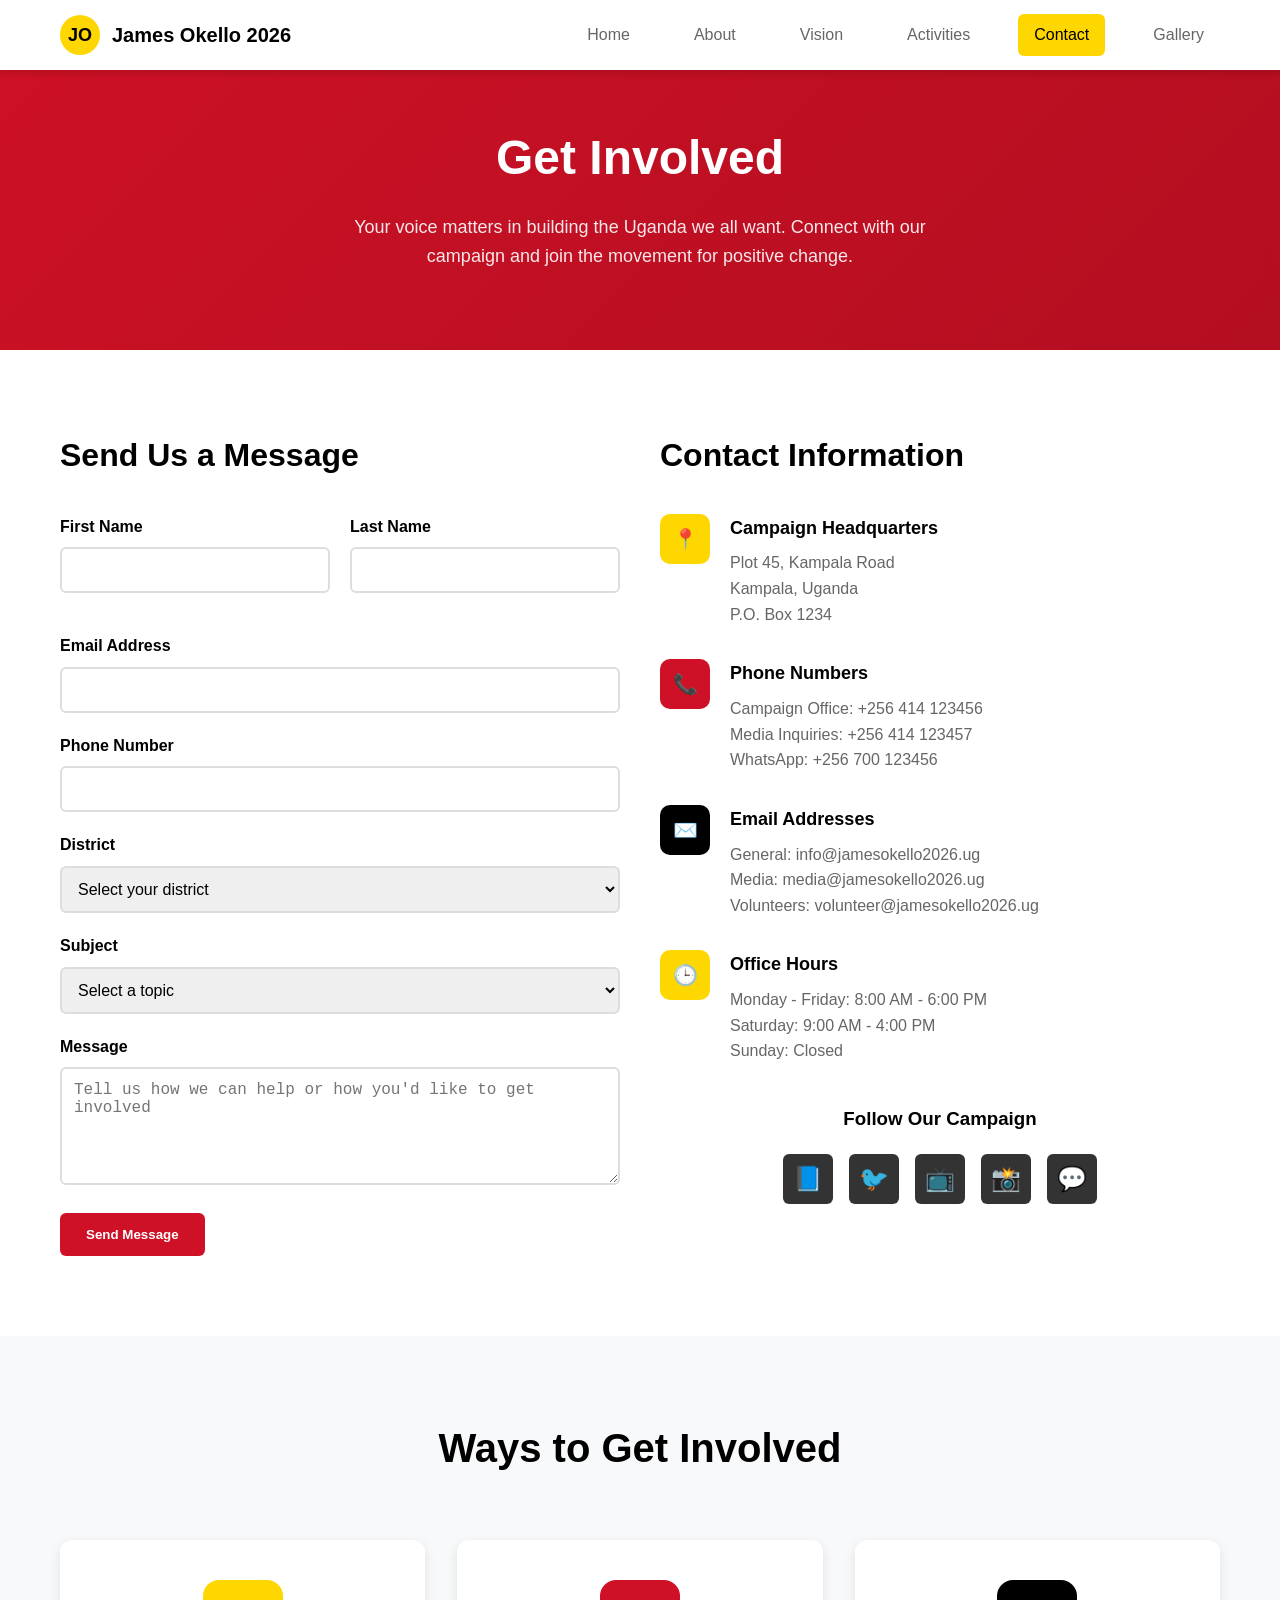
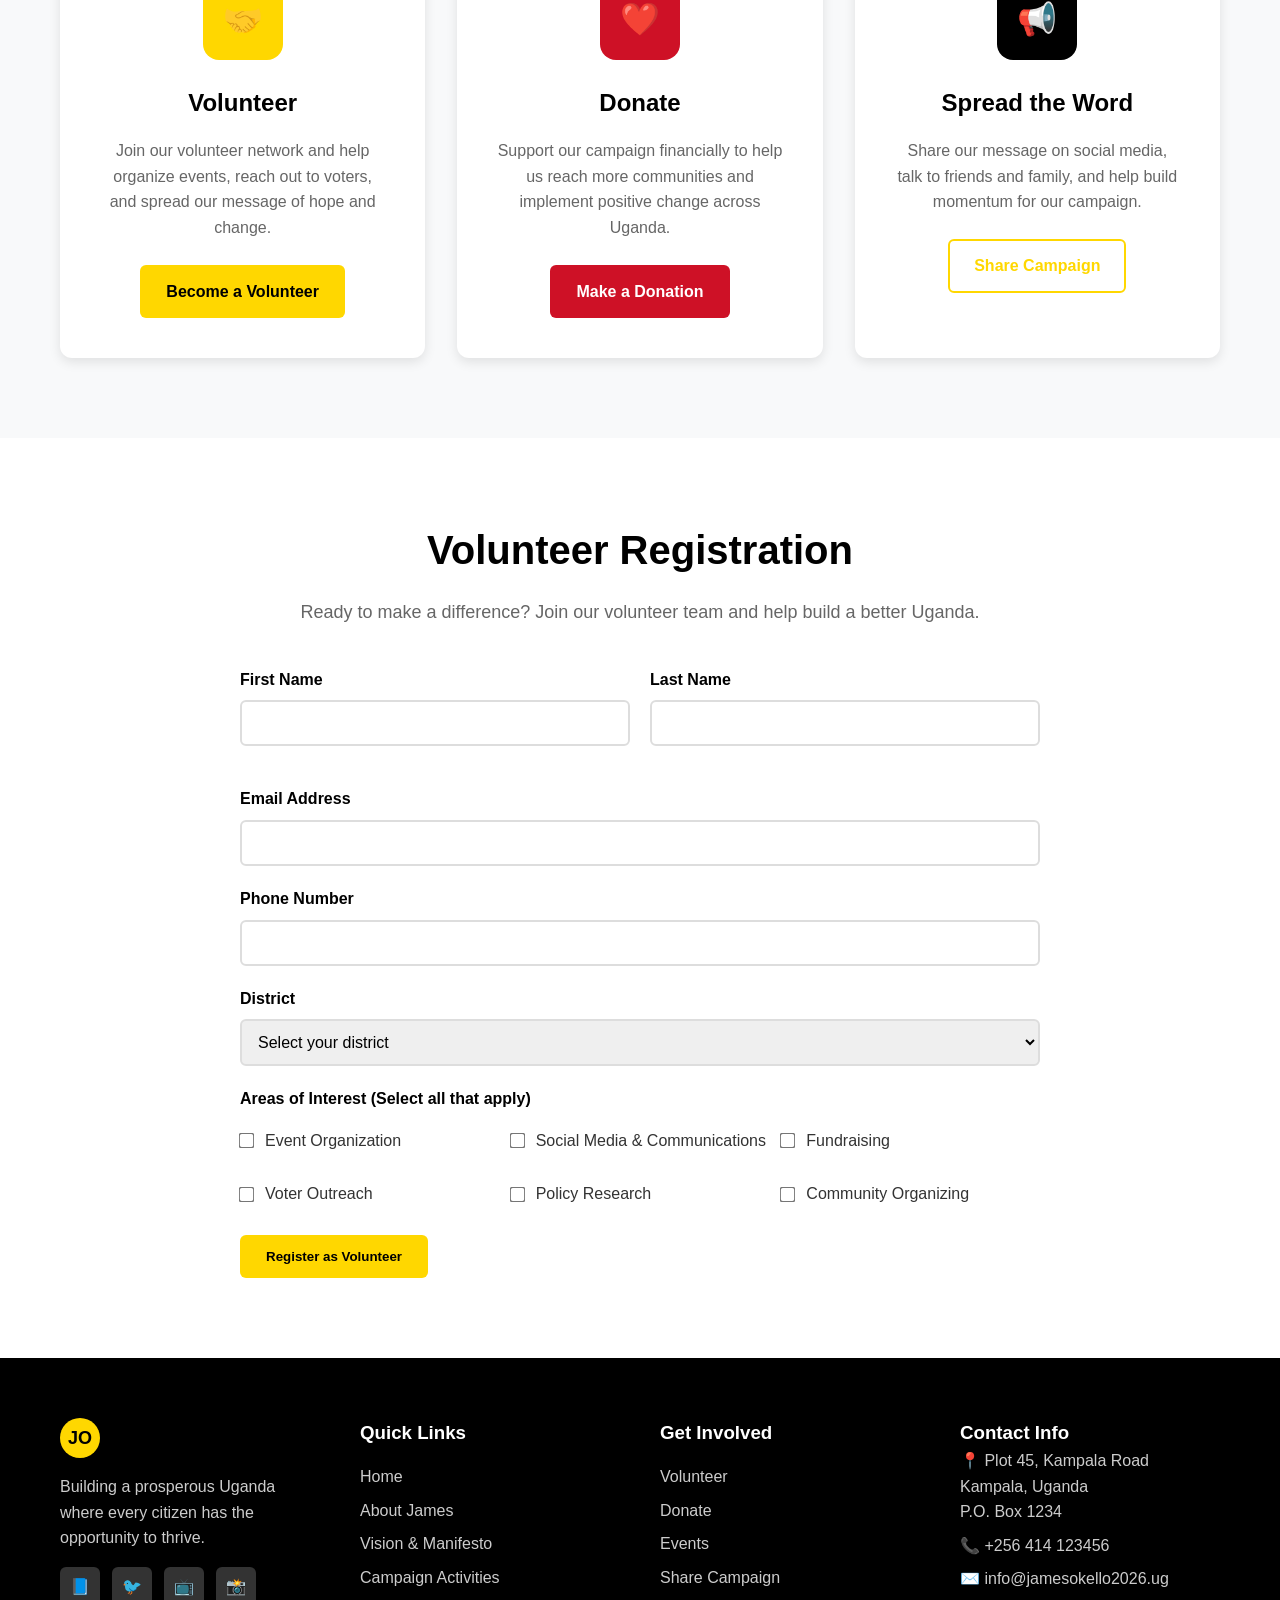
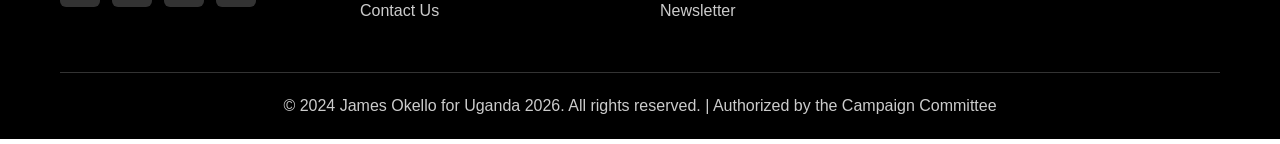
<file: contact.html>
<!DOCTYPE html>
<html lang="en">
<head>
    <meta charset="UTF-8">
    <meta name="viewport" content="width=device-width, initial-scale=1.0">
    <title>Contact & Get Involved | James Okello 2026 - Presidential Campaign Uganda</title>
    <meta name="description" content="Contact James Okello's campaign team. Get involved as a volunteer, make donations, or send us your questions. Multiple ways to support our movement for change.">
    <meta property="og:title" content="Contact & Get Involved - James Okello 2026">
    <meta property="og:description" content="Join our campaign movement. Contact us to volunteer, donate, or ask questions about James Okello's presidential campaign.">
    <link rel="stylesheet" href="styles.css">
</head>
<body>
    <!-- Navigation -->
    <nav class="navbar">
        <div class="nav-container">
            <div class="nav-brand">
                <a href="index.html" class="brand-link">
                    <div class="brand-logo">JO</div>
                    <span class="brand-text">James Okello 2026</span>
                </a>
            </div>
            
            <div class="nav-menu" id="nav-menu">
                <a href="index.html" class="nav-link">Home</a>
                <a href="about.html" class="nav-link">About</a>
                <a href="vision.html" class="nav-link">Vision</a>
                <a href="activities.html" class="nav-link">Activities</a>
                <a href="contact.html" class="nav-link active">Contact</a>
                <a href="gallery.html" class="nav-link">Gallery</a>
            </div>
            
            <div class="nav-toggle" id="nav-toggle">
                <span class="bar"></span>
                <span class="bar"></span>
                <span class="bar"></span>
            </div>
        </div>
    </nav>

    <main>
        <!-- Hero Section -->
        <section class="page-hero">
            <div class="container">
                <h1>Get Involved</h1>
                <p>Your voice matters in building the Uganda we all want. Connect with our campaign and join the movement for positive change.</p>
            </div>
        </section>

        <!-- Contact Methods -->
        <section class="contact-section">
            <div class="container">
                <div class="grid-2">
                    <!-- Contact Form -->
                    <div class="contact-form-container">
                        <h2>Send Us a Message</h2>
                        <form id="contact-form" class="contact-form">
                            <div class="form-row">
                                <div class="form-group">
                                    <label for="firstName" class="form-label">First Name</label>
                                    <input type="text" id="firstName" name="firstName" class="form-input" required>
                                </div>
                                <div class="form-group">
                                    <label for="lastName" class="form-label">Last Name</label>
                                    <input type="text" id="lastName" name="lastName" class="form-input" required>
                                </div>
                            </div>
                            
                            <div class="form-group">
                                <label for="email" class="form-label">Email Address</label>
                                <input type="email" id="email" name="email" class="form-input" required>
                            </div>
                            
                            <div class="form-group">
                                <label for="phone" class="form-label">Phone Number</label>
                                <input type="tel" id="phone" name="phone" class="form-input">
                            </div>
                            
                            <div class="form-group">
                                <label for="district" class="form-label">District</label>
                                <select id="district" name="district" class="form-select">
                                    <option value="">Select your district</option>
                                    <option value="kampala">Kampala</option>
                                    <option value="gulu">Gulu</option>
                                    <option value="mbarara">Mbarara</option>
                                    <option value="jinja">Jinja</option>
                                    <option value="lira">Lira</option>
                                    <option value="fort-portal">Fort Portal</option>
                                    <option value="other">Other</option>
                                </select>
                            </div>
                            
                            <div class="form-group">
                                <label for="subject" class="form-label">Subject</label>
                                <select id="subject" name="subject" class="form-select" required>
                                    <option value="">Select a topic</option>
                                    <option value="volunteer">Volunteer Opportunities</option>
                                    <option value="donation">Make a Donation</option>
                                    <option value="policy">Policy Questions</option>
                                    <option value="event">Event Inquiry</option>
                                    <option value="media">Media Request</option>
                                    <option value="general">General Question</option>
                                </select>
                            </div>
                            
                            <div class="form-group">
                                <label for="message" class="form-label">Message</label>
                                <textarea id="message" name="message" rows="5" class="form-textarea" placeholder="Tell us how we can help or how you'd like to get involved" required></textarea>
                            </div>
                            
                            <button type="submit" class="btn btn-red">Send Message</button>
                        </form>
                    </div>

                    <!-- Contact Information -->
                    <div class="contact-info-container">
                        <h2>Contact Information</h2>
                        
                        <div class="contact-methods">
                            <div class="contact-method">
                                <div class="contact-icon bg-yellow">📍</div>
                                <div class="contact-details">
                                    <h3>Campaign Headquarters</h3>
                                    <p>Plot 45, Kampala Road<br>Kampala, Uganda<br>P.O. Box 1234</p>
                                </div>
                            </div>

                            <div class="contact-method">
                                <div class="contact-icon bg-red">📞</div>
                                <div class="contact-details">
                                    <h3>Phone Numbers</h3>
                                    <p>Campaign Office: +256 414 123456<br>Media Inquiries: +256 414 123457<br>WhatsApp: +256 700 123456</p>
                                </div>
                            </div>

                            <div class="contact-method">
                                <div class="contact-icon bg-black">✉️</div>
                                <div class="contact-details">
                                    <h3>Email Addresses</h3>
                                    <p>General: info@jamesokello2026.ug<br>Media: media@jamesokello2026.ug<br>Volunteers: volunteer@jamesokello2026.ug</p>
                                </div>
                            </div>

                            <div class="contact-method">
                                <div class="contact-icon bg-yellow">🕒</div>
                                <div class="contact-details">
                                    <h3>Office Hours</h3>
                                    <p>Monday - Friday: 8:00 AM - 6:00 PM<br>Saturday: 9:00 AM - 4:00 PM<br>Sunday: Closed</p>
                                </div>
                            </div>
                        </div>

                        <!-- Social Media -->
                        <div class="social-section">
                            <h3>Follow Our Campaign</h3>
                            <div class="social-links large">
                                <a href="#" class="social-link facebook">📘</a>
                                <a href="#" class="social-link twitter">🐦</a>
                                <a href="#" class="social-link youtube">📺</a>
                                <a href="#" class="social-link instagram">📸</a>
                                <a href="#" class="social-link whatsapp">💬</a>
                            </div>
                        </div>
                    </div>
                </div>
            </div>
        </section>

        <!-- Ways to Get Involved -->
        <section class="involvement-section">
            <div class="container">
                <h2 class="section-title">Ways to Get Involved</h2>
                
                <div class="involvement-grid">
                    <div class="involvement-card">
                        <div class="involvement-icon bg-yellow">🤝</div>
                        <h3>Volunteer</h3>
                        <p>Join our volunteer network and help organize events, reach out to voters, and spread our message of hope and change.</p>
                        <a href="#volunteer-form" class="btn btn-primary">Become a Volunteer</a>
                    </div>

                    <div class="involvement-card">
                        <div class="involvement-icon bg-red">❤️</div>
                        <h3>Donate</h3>
                        <p>Support our campaign financially to help us reach more communities and implement positive change across Uganda.</p>
                        <a href="#" class="btn btn-red">Make a Donation</a>
                    </div>

                    <div class="involvement-card">
                        <div class="involvement-icon bg-black">📢</div>
                        <h3>Spread the Word</h3>
                        <p>Share our message on social media, talk to friends and family, and help build momentum for our campaign.</p>
                        <a href="#" class="btn btn-outline">Share Campaign</a>
                    </div>
                </div>
            </div>
        </section>

        <!-- Volunteer Registration Form -->
        <section class="volunteer-section">
            <div class="container">
                <div class="volunteer-form-wrapper">
                    <h2 id="volunteer-form">Volunteer Registration</h2>
                    <p>Ready to make a difference? Join our volunteer team and help build a better Uganda.</p>
                    
                    <form id="volunteer-registration-form" class="volunteer-form">
                        <div class="form-row">
                            <div class="form-group">
                                <label for="volFirstName" class="form-label">First Name</label>
                                <input type="text" id="volFirstName" name="firstName" class="form-input" required>
                            </div>
                            <div class="form-group">
                                <label for="volLastName" class="form-label">Last Name</label>
                                <input type="text" id="volLastName" name="lastName" class="form-input" required>
                            </div>
                        </div>
                        
                        <div class="form-group">
                            <label for="volEmail" class="form-label">Email Address</label>
                            <input type="email" id="volEmail" name="email" class="form-input" required>
                        </div>
                        
                        <div class="form-group">
                            <label for="volPhone" class="form-label">Phone Number</label>
                            <input type="tel" id="volPhone" name="phone" class="form-input">
                        </div>
                        
                        <div class="form-group">
                            <label for="volDistrict" class="form-label">District</label>
                            <select id="volDistrict" name="district" class="form-select">
                                <option value="">Select your district</option>
                                <option value="kampala">Kampala</option>
                                <option value="gulu">Gulu</option>
                                <option value="mbarara">Mbarara</option>
                                <option value="jinja">Jinja</option>
                                <option value="lira">Lira</option>
                                <option value="fort-portal">Fort Portal</option>
                                <option value="other">Other</option>
                            </select>
                        </div>
                        
                        <div class="form-group">
                            <label class="form-label">Areas of Interest (Select all that apply)</label>
                            <div class="checkbox-group">
                                <label class="checkbox-label">
                                    <input type="checkbox" name="interests" value="event-organization"> Event Organization
                                </label>
                                <label class="checkbox-label">
                                    <input type="checkbox" name="interests" value="social-media"> Social Media & Communications
                                </label>
                                <label class="checkbox-label">
                                    <input type="checkbox" name="interests" value="fundraising"> Fundraising
                                </label>
                                <label class="checkbox-label">
                                    <input type="checkbox" name="interests" value="voter-outreach"> Voter Outreach
                                </label>
                                <label class="checkbox-label">
                                    <input type="checkbox" name="interests" value="policy-research"> Policy Research
                                </label>
                                <label class="checkbox-label">
                                    <input type="checkbox" name="interests" value="community-organizing"> Community Organizing
                                </label>
                            </div>
                        </div>
                        
                        <button type="submit" class="btn btn-primary">Register as Volunteer</button>
                    </form>
                </div>
            </div>
        </section>
    </main>

    <!-- Footer -->
    <footer class="footer">
        <div class="container">
            <div class="footer-grid">
                <div class="footer-brand">
                    <div class="brand-link">
                        <div class="brand-logo">JO</div>
                        <span class="brand-text">James Okello 2026</span>
                    </div>
                    <p>Building a prosperous Uganda where every citizen has the opportunity to thrive.</p>
                    <div class="social-links">
                        <a href="#" class="social-link">📘</a>
                        <a href="#" class="social-link">🐦</a>
                        <a href="#" class="social-link">📺</a>
                        <a href="#" class="social-link">📸</a>
                    </div>
                </div>
                
                <div class="footer-links">
                    <h3>Quick Links</h3>
                    <ul>
                        <li><a href="index.html">Home</a></li>
                        <li><a href="about.html">About James</a></li>
                        <li><a href="vision.html">Vision & Manifesto</a></li>
                        <li><a href="activities.html">Campaign Activities</a></li>
                        <li><a href="contact.html">Contact Us</a></li>
                    </ul>
                </div>
                
                <div class="footer-links">
                    <h3>Get Involved</h3>
                    <ul>
                        <li><a href="contact.html">Volunteer</a></li>
                        <li><a href="#">Donate</a></li>
                        <li><a href="activities.html">Events</a></li>
                        <li><a href="#">Share Campaign</a></li>
                        <li><a href="#">Newsletter</a></li>
                    </ul>
                </div>
                
                <div class="footer-contact">
                    <h3>Contact Info</h3>
                    <div class="contact-info">
                        <p>📍 Plot 45, Kampala Road<br>Kampala, Uganda<br>P.O. Box 1234</p>
                        <p>📞 +256 414 123456</p>
                        <p>✉️ info@jamesokello2026.ug</p>
                    </div>
                </div>
            </div>
            
            <div class="footer-bottom">
                <p>&copy; 2024 James Okello for Uganda 2026. All rights reserved. | Authorized by the Campaign Committee</p>
            </div>
        </div>
    </footer>

    <script src="scripts.js"></script>
</body>
</html>
</file>
<file: styles.css>
/* Reset and Base Styles */
* {
    margin: 0;
    padding: 0;
    box-sizing: border-box;
}

body {
    font-family: -apple-system, BlinkMacSystemFont, 'Segoe UI', Roboto, Oxygen, Ubuntu, Cantarell, sans-serif;
    line-height: 1.6;
    color: #333;
    background-color: #fff;
}

.container {
    max-width: 1200px;
    margin: 0 auto;
    padding: 0 20px;
}

/* Uganda Flag Colors */
:root {
    --uganda-yellow: #FFD700;
    --uganda-red: #CE1126;
    --uganda-black: #000000;
}

.text-yellow { color: var(--uganda-yellow); }
.text-red { color: var(--uganda-red); }
.text-black { color: var(--uganda-black); }
.bg-yellow { background-color: var(--uganda-yellow); }
.bg-red { background-color: var(--uganda-red); }
.bg-black { background-color: var(--uganda-black); }

/* Navigation */
.navbar {
    background: white;
    box-shadow: 0 4px 6px rgba(0, 0, 0, 0.1);
    position: fixed;
    top: 0;
    width: 100%;
    z-index: 1000;
    height: 70px;
}

.nav-container {
    max-width: 1200px;
    margin: 0 auto;
    padding: 0 20px;
    display: flex;
    justify-content: space-between;
    align-items: center;
    height: 100%;
}

.brand-link {
    display: flex;
    align-items: center;
    text-decoration: none;
    color: var(--uganda-black);
}

.brand-logo {
    width: 40px;
    height: 40px;
    background: var(--uganda-yellow);
    border-radius: 50%;
    display: flex;
    align-items: center;
    justify-content: center;
    font-weight: bold;
    font-size: 18px;
    color: var(--uganda-black);
    margin-right: 12px;
}

.brand-text {
    font-size: 20px;
    font-weight: bold;
}

.nav-menu {
    display: flex;
    gap: 32px;
}

.nav-link {
    text-decoration: none;
    color: #666;
    font-weight: 500;
    padding: 8px 16px;
    border-radius: 6px;
    transition: all 0.3s ease;
}

.nav-link:hover,
.nav-link.active {
    background: var(--uganda-yellow);
    color: var(--uganda-black);
}

.nav-toggle {
    display: none;
    flex-direction: column;
    cursor: pointer;
}

.bar {
    width: 25px;
    height: 3px;
    background: #333;
    margin: 3px 0;
    transition: 0.3s;
}

/* Buttons */
.btn {
    display: inline-block;
    padding: 12px 24px;
    text-decoration: none;
    border-radius: 6px;
    font-weight: 600;
    transition: all 0.3s ease;
    border: 2px solid transparent;
    cursor: pointer;
    text-align: center;
}

.btn-primary {
    background: var(--uganda-yellow);
    color: var(--uganda-black);
}

.btn-primary:hover {
    background: #e6c200;
    transform: translateY(-2px);
}

.btn-outline {
    background: transparent;
    color: var(--uganda-yellow);
    border-color: var(--uganda-yellow);
}

.btn-outline:hover {
    background: var(--uganda-yellow);
    color: var(--uganda-black);
}

.btn-red {
    background: var(--uganda-red);
    color: white;
}

.btn-red:hover {
    background: #b30e20;
}

/* Hero Section */
.hero {
    position: relative;
    height: 100vh;
    display: flex;
    align-items: center;
    color: white;
    overflow: hidden;
}

.hero-background {
    position: absolute;
    top: 0;
    left: 0;
    width: 100%;
    height: 100%;
    background: linear-gradient(135deg, var(--uganda-black) 0%, #333 100%);
    background-image: url('https://images.unsplash.com/photo-1529107386315-e1a2ed48a620?ixlib=rb-4.0.3&ixid=MnwxMjA3fDB8MHxwaG90by1wYWdlfHx8fGVufDB8fHx8&auto=format&fit=crop&w=1920&h=1080');
    background-size: cover;
    background-position: center;
}

.hero-overlay {
    position: absolute;
    top: 0;
    left: 0;
    width: 100%;
    height: 100%;
    background: rgba(0, 0, 0, 0.6);
}

.hero-content {
    position: relative;
    z-index: 2;
}

.hero-text {
    max-width: 600px;
}

.hero-title {
    font-size: 3.5rem;
    font-weight: 700;
    margin-bottom: 24px;
    line-height: 1.1;
}

.hero-subtitle {
    font-size: 1.25rem;
    margin-bottom: 32px;
    color: #e5e5e5;
}

.hero-buttons {
    display: flex;
    gap: 16px;
    flex-wrap: wrap;
}

/* Sections */
section {
    padding: 80px 0;
}

.section-header {
    text-align: center;
    margin-bottom: 60px;
}

.section-header h2 {
    font-size: 2.5rem;
    font-weight: 700;
    color: var(--uganda-black);
    margin-bottom: 16px;
}

.section-header p {
    font-size: 1.125rem;
    color: #666;
    max-width: 600px;
    margin: 0 auto;
}

/* Intro Section */
.intro {
    background: white;
}

.intro-grid {
    display: grid;
    grid-template-columns: 1fr 1fr;
    gap: 60px;
    align-items: center;
}

.intro h2 {
    font-size: 2.5rem;
    color: var(--uganda-black);
    margin-bottom: 24px;
}

.intro p {
    font-size: 1.125rem;
    color: #666;
    margin-bottom: 24px;
}

.intro-list {
    list-style: none;
    margin-bottom: 32px;
}

.intro-list li {
    padding: 8px 0;
    color: #555;
    font-size: 1rem;
}

.intro-image {
    position: relative;
}

.profile-img {
    width: 100%;
    height: auto;
    border-radius: 12px;
    box-shadow: 0 10px 30px rgba(0, 0, 0, 0.2);
}

.election-badge {
    position: absolute;
    bottom: -20px;
    right: -20px;
    background: var(--uganda-yellow);
    padding: 16px;
    border-radius: 8px;
    box-shadow: 0 4px 12px rgba(0, 0, 0, 0.15);
    text-align: center;
}

.badge-year {
    font-size: 1.5rem;
    font-weight: bold;
    color: var(--uganda-black);
}

.badge-text {
    font-size: 0.875rem;
    color: var(--uganda-black);
}

/* Issues Section */
.issues {
    background: #f8f9fa;
}

.issues-grid {
    display: grid;
    grid-template-columns: repeat(auto-fit, minmax(300px, 1fr));
    gap: 32px;
}

.issue-card {
    background: white;
    padding: 32px;
    border-radius: 12px;
    box-shadow: 0 4px 12px rgba(0, 0, 0, 0.1);
    transition: transform 0.3s ease, box-shadow 0.3s ease;
}

.issue-card:hover {
    transform: translateY(-4px);
    box-shadow: 0 8px 25px rgba(0, 0, 0, 0.15);
}

.issue-icon {
    width: 60px;
    height: 60px;
    border-radius: 12px;
    display: flex;
    align-items: center;
    justify-content: center;
    font-size: 24px;
    margin-bottom: 20px;
}

.issue-card h3 {
    font-size: 1.25rem;
    font-weight: 700;
    color: var(--uganda-black);
    margin-bottom: 12px;
}

.issue-card p {
    color: #666;
    line-height: 1.6;
}

/* Call to Action Section */
.cta {
    background: var(--uganda-black);
    color: white;
    text-align: center;
}

.cta-content h2 {
    font-size: 2.5rem;
    margin-bottom: 16px;
}

.cta-content p {
    font-size: 1.125rem;
    color: #ccc;
    margin-bottom: 32px;
    max-width: 600px;
    margin-left: auto;
    margin-right: auto;
}

.cta-buttons {
    display: flex;
    gap: 16px;
    justify-content: center;
    flex-wrap: wrap;
}

/* Footer */
.footer {
    background: var(--uganda-black);
    color: white;
    padding: 60px 0 20px;
}

.footer-grid {
    display: grid;
    grid-template-columns: repeat(auto-fit, minmax(250px, 1fr));
    gap: 40px;
    margin-bottom: 40px;
}

.footer-brand p {
    color: #ccc;
    margin: 16px 0;
}

.social-links {
    display: flex;
    gap: 12px;
}

.social-link {
    display: block;
    width: 40px;
    height: 40px;
    background: #333;
    border-radius: 6px;
    text-align: center;
    line-height: 40px;
    text-decoration: none;
    transition: background 0.3s ease;
}

.social-link:hover {
    background: var(--uganda-yellow);
}

.footer-links h3 {
    margin-bottom: 16px;
}

.footer-links ul {
    list-style: none;
}

.footer-links li {
    margin-bottom: 8px;
}

.footer-links a {
    color: #ccc;
    text-decoration: none;
    transition: color 0.3s ease;
}

.footer-links a:hover {
    color: var(--uganda-yellow);
}

.contact-info p {
    color: #ccc;
    margin-bottom: 8px;
}

.footer-bottom {
    border-top: 1px solid #333;
    padding-top: 20px;
    text-align: center;
    color: #ccc;
}

/* Page-specific styles */
.page-hero {
    background: linear-gradient(135deg, var(--uganda-red) 0%, #b30e20 100%);
    color: white;
    padding: 120px 0 80px;
    text-align: center;
}

.page-hero h1 {
    font-size: 3rem;
    margin-bottom: 16px;
}

.page-hero p {
    font-size: 1.125rem;
    color: rgba(255, 255, 255, 0.9);
    max-width: 600px;
    margin: 0 auto;
}

/* Grid layouts */
.grid-2 { display: grid; grid-template-columns: 1fr 1fr; gap: 40px; }
.grid-3 { display: grid; grid-template-columns: repeat(3, 1fr); gap: 32px; }
.grid-4 { display: grid; grid-template-columns: repeat(4, 1fr); gap: 24px; }

/* Cards */
.card {
    background: white;
    border-radius: 12px;
    box-shadow: 0 4px 12px rgba(0, 0, 0, 0.1);
    overflow: hidden;
    transition: transform 0.3s ease, box-shadow 0.3s ease;
}

.card:hover {
    transform: translateY(-2px);
    box-shadow: 0 8px 25px rgba(0, 0, 0, 0.15);
}

.card-content {
    padding: 24px;
}

/* Forms */
.form-group {
    margin-bottom: 20px;
}

.form-label {
    display: block;
    margin-bottom: 8px;
    font-weight: 600;
    color: var(--uganda-black);
}

.form-input,
.form-textarea,
.form-select {
    width: 100%;
    padding: 12px;
    border: 2px solid #ddd;
    border-radius: 6px;
    font-size: 16px;
    transition: border-color 0.3s ease;
}

.form-input:focus,
.form-textarea:focus,
.form-select:focus {
    outline: none;
    border-color: var(--uganda-yellow);
}

.form-error {
    color: var(--uganda-red);
    font-size: 14px;
    margin-top: 4px;
}

/* Responsive Design */
@media (max-width: 768px) {
    .nav-menu {
        position: fixed;
        left: -100%;
        top: 70px;
        flex-direction: column;
        background-color: white;
        width: 100%;
        text-align: center;
        transition: 0.3s;
        box-shadow: 0 10px 27px rgba(0, 0, 0, 0.05);
        padding: 20px 0;
    }

    .nav-menu.active {
        left: 0;
    }

    .nav-toggle {
        display: flex;
    }

    .hero-title {
        font-size: 2.5rem;
    }

    .hero-buttons {
        justify-content: center;
    }

    .intro-grid {
        grid-template-columns: 1fr;
        gap: 40px;
    }

    .issues-grid {
        grid-template-columns: 1fr;
    }

    .grid-2,
    .grid-3,
    .grid-4 {
        grid-template-columns: 1fr;
    }

    .cta-buttons {
        flex-direction: column;
        align-items: center;
    }

    .footer-grid {
        grid-template-columns: 1fr;
        text-align: center;
    }

    .section-header h2 {
        font-size: 2rem;
    }

    .page-hero h1 {
        font-size: 2.5rem;
    }

    .form-row {
        grid-template-columns: 1fr;
        gap: 20px;
    }

    .timeline::before {
        left: 15px;
    }

    .timeline-marker {
        left: 6px;
    }

    .timeline-item {
        padding-left: 45px;
    }

    .timeline-header {
        flex-direction: column;
        align-items: flex-start;
        gap: 8px;
    }

    .activity-item {
        grid-template-columns: 1fr;
        gap: 0;
    }

    .activity-item.reverse {
        direction: ltr;
    }

    .events-grid {
        grid-template-columns: 1fr;
    }

    .stats-grid {
        grid-template-columns: repeat(2, 1fr);
    }

    .involvement-grid {
        grid-template-columns: 1fr;
    }

    .photo-grid {
        grid-template-columns: repeat(2, 1fr);
        gap: 16px;
    }

    .video-grid {
        grid-template-columns: 1fr;
    }

    .filter-buttons {
        gap: 8px;
    }

    .filter-btn {
        padding: 8px 16px;
        font-size: 0.875rem;
    }

    .checkbox-group {
        grid-template-columns: 1fr;
    }
}

@media (max-width: 480px) {
    .container {
        padding: 0 15px;
    }

    .hero-title {
        font-size: 2rem;
    }

    .hero-buttons {
        flex-direction: column;
    }

    .btn {
        width: 100%;
        max-width: 300px;
    }
}

/* Biography Page Styles */
.biography {
    background: white;
    padding: 80px 0;
}

.bio-content h2 {
    font-size: 2rem;
    color: var(--uganda-black);
    margin: 32px 0 16px 0;
}

.bio-content h2:first-child {
    margin-top: 0;
}

.bio-content p {
    font-size: 1.125rem;
    color: #666;
    margin-bottom: 20px;
    line-height: 1.7;
}

.bio-image {
    width: 100%;
    height: auto;
    border-radius: 12px;
    box-shadow: 0 10px 30px rgba(0, 0, 0, 0.2);
    margin-bottom: 24px;
}

.quick-facts {
    margin-bottom: 24px;
}

.quick-facts h3 {
    font-size: 1.25rem;
    color: var(--uganda-black);
    margin-bottom: 16px;
}

.fact-list {
    display: flex;
    flex-direction: column;
    gap: 12px;
}

.fact-item {
    display: flex;
    align-items: center;
    gap: 12px;
    font-size: 0.95rem;
    color: #555;
}

.fact-icon {
    font-size: 1.125rem;
}

.awards {
    color: var(--uganda-black);
}

.awards h3 {
    color: var(--uganda-black);
    margin-bottom: 16px;
}

.award-list {
    list-style: none;
    margin: 0;
    padding: 0;
}

.award-list li {
    margin-bottom: 8px;
    color: var(--uganda-black);
}

/* Timeline Styles */
.timeline-section {
    background: #f8f9fa;
    padding: 80px 0;
}

.section-title {
    font-size: 2.5rem;
    color: var(--uganda-black);
    text-align: center;
    margin-bottom: 60px;
}

.timeline {
    position: relative;
    max-width: 800px;
    margin: 0 auto;
}

.timeline::before {
    content: '';
    position: absolute;
    left: 20px;
    top: 0;
    bottom: 0;
    width: 2px;
    background: #ddd;
}

.timeline-item {
    position: relative;
    margin-bottom: 40px;
    padding-left: 60px;
}

.timeline-marker {
    position: absolute;
    left: 11px;
    top: 10px;
    width: 18px;
    height: 18px;
    border-radius: 50%;
}

.timeline-content {
    background: white;
    padding: 24px;
    border-radius: 12px;
    box-shadow: 0 4px 12px rgba(0, 0, 0, 0.1);
}

.timeline-header {
    display: flex;
    justify-content: space-between;
    align-items: flex-start;
    margin-bottom: 12px;
    flex-wrap: wrap;
    gap: 12px;
}

.timeline-header h3 {
    font-size: 1.125rem;
    color: var(--uganda-black);
    margin: 0;
    flex: 1;
}

.timeline-date {
    padding: 4px 12px;
    border-radius: 20px;
    font-size: 0.875rem;
    font-weight: 600;
    white-space: nowrap;
}

.timeline-date.bg-yellow {
    background: var(--uganda-yellow);
    color: var(--uganda-black);
}

.timeline-date.bg-red {
    background: var(--uganda-red);
    color: white;
}

.timeline-date.bg-black {
    background: var(--uganda-black);
    color: var(--uganda-yellow);
}

.timeline-content p {
    color: #666;
    margin: 0;
    line-height: 1.6;
}

/* Vision Page Styles */
.vision-hero {
    background: linear-gradient(135deg, var(--uganda-yellow) 0%, #e6c200 100%);
    color: var(--uganda-black);
}

.vision-statement {
    background: white;
    padding: 80px 0;
}

.vision-quote {
    background: #f8f9fa;
    padding: 40px;
    border-radius: 12px;
    text-align: center;
    max-width: 800px;
    margin: 0 auto;
}

.vision-quote p {
    font-size: 1.25rem;
    color: #555;
    line-height: 1.7;
    margin-bottom: 16px;
    font-style: italic;
}

.vision-quote .author {
    font-size: 1.125rem;
    font-weight: 600;
    color: var(--uganda-black);
}

.pillars {
    background: #f8f9fa;
    padding: 80px 0;
}

.pillar-card {
    background: white;
    border-radius: 12px;
    box-shadow: 0 4px 12px rgba(0, 0, 0, 0.1);
    overflow: hidden;
    margin-bottom: 48px;
}

.pillar-content {
    padding: 40px;
}

.pillar-header {
    display: flex;
    align-items: center;
    margin-bottom: 24px;
}

.pillar-icon {
    width: 60px;
    height: 60px;
    border-radius: 12px;
    display: flex;
    align-items: center;
    justify-content: center;
    font-size: 24px;
    margin-right: 20px;
}

.pillar-title {
    font-size: 1.5rem;
    color: var(--uganda-black);
    margin: 0;
}

.pillar-list {
    list-style: none;
    margin: 0;
    padding: 0;
}

.pillar-list li {
    display: flex;
    align-items: flex-start;
    margin-bottom: 12px;
    padding-left: 0;
}

.pillar-list li::before {
    content: '✓';
    color: var(--uganda-yellow);
    font-weight: bold;
    margin-right: 12px;
    margin-top: 2px;
}

.pillar-image {
    width: 100%;
    height: 300px;
    object-fit: cover;
}

/* Activities Page Styles */
.upcoming-events {
    background: white;
    padding: 80px 0;
}

.events-grid {
    display: grid;
    grid-template-columns: repeat(auto-fit, minmax(350px, 1fr));
    gap: 32px;
}

.event-card {
    background: white;
    border-radius: 12px;
    box-shadow: 0 4px 12px rgba(0, 0, 0, 0.1);
    overflow: hidden;
    transition: transform 0.3s ease, box-shadow 0.3s ease;
}

.event-card:hover {
    transform: translateY(-4px);
    box-shadow: 0 8px 25px rgba(0, 0, 0, 0.15);
}

.event-image {
    width: 100%;
    height: 200px;
    object-fit: cover;
}

.event-content {
    padding: 24px;
}

.event-date {
    color: var(--uganda-red);
    font-weight: 600;
    font-size: 0.875rem;
    margin-bottom: 8px;
}

.event-content h3 {
    font-size: 1.25rem;
    color: var(--uganda-black);
    margin-bottom: 12px;
}

.event-content p {
    color: #666;
    margin-bottom: 16px;
    line-height: 1.6;
}

.event-location {
    color: #555;
    font-size: 0.875rem;
    margin-bottom: 20px;
}

.recent-activities {
    background: #f8f9fa;
    padding: 80px 0;
}

.activity-timeline {
    max-width: 1000px;
    margin: 0 auto;
}

.activity-item {
    display: grid;
    grid-template-columns: 1fr 1fr;
    gap: 40px;
    align-items: center;
    margin-bottom: 60px;
    background: white;
    border-radius: 12px;
    overflow: hidden;
    box-shadow: 0 4px 12px rgba(0, 0, 0, 0.1);
}

.activity-item.reverse {
    direction: rtl;
}

.activity-item.reverse .activity-content {
    direction: ltr;
}

.activity-image img {
    width: 100%;
    height: 300px;
    object-fit: cover;
}

.activity-content {
    padding: 32px;
}

.activity-date {
    color: var(--uganda-red);
    font-weight: 600;
    font-size: 0.875rem;
    margin-bottom: 8px;
}

.activity-content h3 {
    font-size: 1.5rem;
    color: var(--uganda-black);
    margin-bottom: 16px;
}

.activity-content p {
    color: #666;
    line-height: 1.6;
    margin-bottom: 20px;
}

.activity-stats {
    display: flex;
    gap: 20px;
    flex-wrap: wrap;
}

.stat {
    font-size: 0.875rem;
    color: #555;
    background: #f8f9fa;
    padding: 4px 12px;
    border-radius: 20px;
}

.campaign-stats {
    background: var(--uganda-black);
    color: white;
    padding: 80px 0;
}

.stats-grid {
    display: grid;
    grid-template-columns: repeat(auto-fit, minmax(200px, 1fr));
    gap: 40px;
    text-align: center;
}

.stat-item {
    padding: 20px;
}

.stat-number {
    font-size: 3rem;
    font-weight: bold;
    color: var(--uganda-yellow);
    margin-bottom: 8px;
}

.stat-label {
    font-size: 1.125rem;
    color: #ccc;
}

/* Contact Page Styles */
.contact-section {
    background: white;
    padding: 80px 0;
}

.contact-form-container,
.contact-info-container {
    background: white;
}

.contact-form-container h2,
.contact-info-container h2 {
    font-size: 2rem;
    color: var(--uganda-black);
    margin-bottom: 32px;
}

.contact-form {
    max-width: 100%;
}

.form-row {
    display: grid;
    grid-template-columns: 1fr 1fr;
    gap: 20px;
    margin-bottom: 20px;
}

.contact-methods {
    margin-bottom: 40px;
}

.contact-method {
    display: flex;
    align-items: flex-start;
    margin-bottom: 32px;
}

.contact-icon {
    width: 50px;
    height: 50px;
    border-radius: 10px;
    display: flex;
    align-items: center;
    justify-content: center;
    font-size: 20px;
    margin-right: 20px;
    flex-shrink: 0;
}

.contact-details h3 {
    font-size: 1.125rem;
    color: var(--uganda-black);
    margin-bottom: 8px;
}

.contact-details p {
    color: #666;
    line-height: 1.6;
    margin: 0;
}

.social-section {
    text-align: center;
}

.social-section h3 {
    color: var(--uganda-black);
    margin-bottom: 20px;
}

.social-links.large {
    display: flex;
    justify-content: center;
    gap: 16px;
}

.social-links.large .social-link {
    width: 50px;
    height: 50px;
    line-height: 50px;
    font-size: 24px;
}

.involvement-section {
    background: #f8f9fa;
    padding: 80px 0;
}

.involvement-grid {
    display: grid;
    grid-template-columns: repeat(auto-fit, minmax(300px, 1fr));
    gap: 32px;
}

.involvement-card {
    background: white;
    padding: 40px;
    border-radius: 12px;
    box-shadow: 0 4px 12px rgba(0, 0, 0, 0.1);
    text-align: center;
    transition: transform 0.3s ease;
}

.involvement-card:hover {
    transform: translateY(-4px);
}

.involvement-icon {
    width: 80px;
    height: 80px;
    border-radius: 16px;
    display: flex;
    align-items: center;
    justify-content: center;
    font-size: 32px;
    margin: 0 auto 24px;
}

.involvement-card h3 {
    font-size: 1.5rem;
    color: var(--uganda-black);
    margin-bottom: 16px;
}

.involvement-card p {
    color: #666;
    margin-bottom: 24px;
    line-height: 1.6;
}

.volunteer-section {
    background: white;
    padding: 80px 0;
}

.volunteer-form-wrapper {
    max-width: 800px;
    margin: 0 auto;
}

.volunteer-form-wrapper h2 {
    font-size: 2.5rem;
    color: var(--uganda-black);
    text-align: center;
    margin-bottom: 16px;
}

.volunteer-form-wrapper p {
    text-align: center;
    color: #666;
    font-size: 1.125rem;
    margin-bottom: 40px;
}

.checkbox-group {
    display: grid;
    grid-template-columns: repeat(auto-fit, minmax(250px, 1fr));
    gap: 12px;
}

.checkbox-label {
    display: flex;
    align-items: center;
    cursor: pointer;
    padding: 8px 0;
}

.checkbox-label input[type="checkbox"] {
    margin-right: 12px;
    transform: scale(1.2);
}

/* Gallery Page Styles */
.gallery-filter {
    background: white;
    padding: 40px 0;
    border-bottom: 1px solid #eee;
}

.filter-buttons {
    display: flex;
    justify-content: center;
    gap: 16px;
    flex-wrap: wrap;
}

.filter-btn {
    padding: 12px 24px;
    border: 2px solid #ddd;
    background: white;
    color: #666;
    border-radius: 25px;
    cursor: pointer;
    transition: all 0.3s ease;
    font-weight: 500;
}

.filter-btn:hover,
.filter-btn.active {
    background: var(--uganda-yellow);
    border-color: var(--uganda-yellow);
    color: var(--uganda-black);
}

.gallery-grid {
    background: white;
    padding: 80px 0;
}

.photo-grid {
    display: grid;
    grid-template-columns: repeat(auto-fit, minmax(300px, 1fr));
    gap: 24px;
}

.gallery-item {
    position: relative;
    overflow: hidden;
    border-radius: 12px;
    box-shadow: 0 4px 12px rgba(0, 0, 0, 0.1);
    transition: transform 0.3s ease;
}

.gallery-item:hover {
    transform: translateY(-4px);
}

.gallery-item img {
    width: 100%;
    height: 250px;
    object-fit: cover;
    transition: transform 0.3s ease;
}

.gallery-item:hover img {
    transform: scale(1.05);
}

.gallery-overlay {
    position: absolute;
    bottom: 0;
    left: 0;
    right: 0;
    background: linear-gradient(transparent, rgba(0, 0, 0, 0.8));
    color: white;
    padding: 24px 20px 20px;
    transform: translateY(100%);
    transition: transform 0.3s ease;
}

.gallery-item:hover .gallery-overlay {
    transform: translateY(0);
}

.gallery-overlay h3 {
    font-size: 1.125rem;
    margin-bottom: 4px;
}

.gallery-overlay p {
    font-size: 0.875rem;
    color: #ccc;
    margin: 0;
}

.video-section {
    background: #f8f9fa;
    padding: 80px 0;
}

.video-grid {
    display: grid;
    grid-template-columns: repeat(auto-fit, minmax(350px, 1fr));
    gap: 32px;
}

.video-item {
    background: white;
    border-radius: 12px;
    overflow: hidden;
    box-shadow: 0 4px 12px rgba(0, 0, 0, 0.1);
    transition: transform 0.3s ease;
}

.video-item:hover {
    transform: translateY(-4px);
}

.video-thumbnail {
    position: relative;
    overflow: hidden;
}

.video-thumbnail img {
    width: 100%;
    height: 200px;
    object-fit: cover;
}

.play-button {
    position: absolute;
    top: 50%;
    left: 50%;
    transform: translate(-50%, -50%);
    background: rgba(0, 0, 0, 0.7);
    color: white;
    width: 60px;
    height: 60px;
    border-radius: 50%;
    display: flex;
    align-items: center;
    justify-content: center;
    font-size: 20px;
    cursor: pointer;
    transition: background 0.3s ease;
}

.play-button:hover {
    background: rgba(0, 0, 0, 0.9);
}

.video-item h3 {
    padding: 20px 20px 8px;
    color: var(--uganda-black);
    font-size: 1.125rem;
}

.video-item p {
    padding: 0 20px 20px;
    color: #666;
    line-height: 1.6;
    margin: 0;
}

/* Vision Page Additional Styles */
.vision-image {
    width: 100%;
    max-width: 800px;
    height: auto;
    border-radius: 12px;
    margin: 32px auto;
    display: block;
    box-shadow: 0 10px 30px rgba(0, 0, 0, 0.2);
}

/* Utility Classes */
.text-center { text-align: center; }
.text-left { text-align: left; }
.text-right { text-align: right; }
.mt-4 { margin-top: 24px; }
.mb-4 { margin-bottom: 24px; }
.p-4 { padding: 24px; }
.hidden { display: none; }
.block { display: block; }
.flex { display: flex; }
.inline-block { display: inline-block; }
</file>
